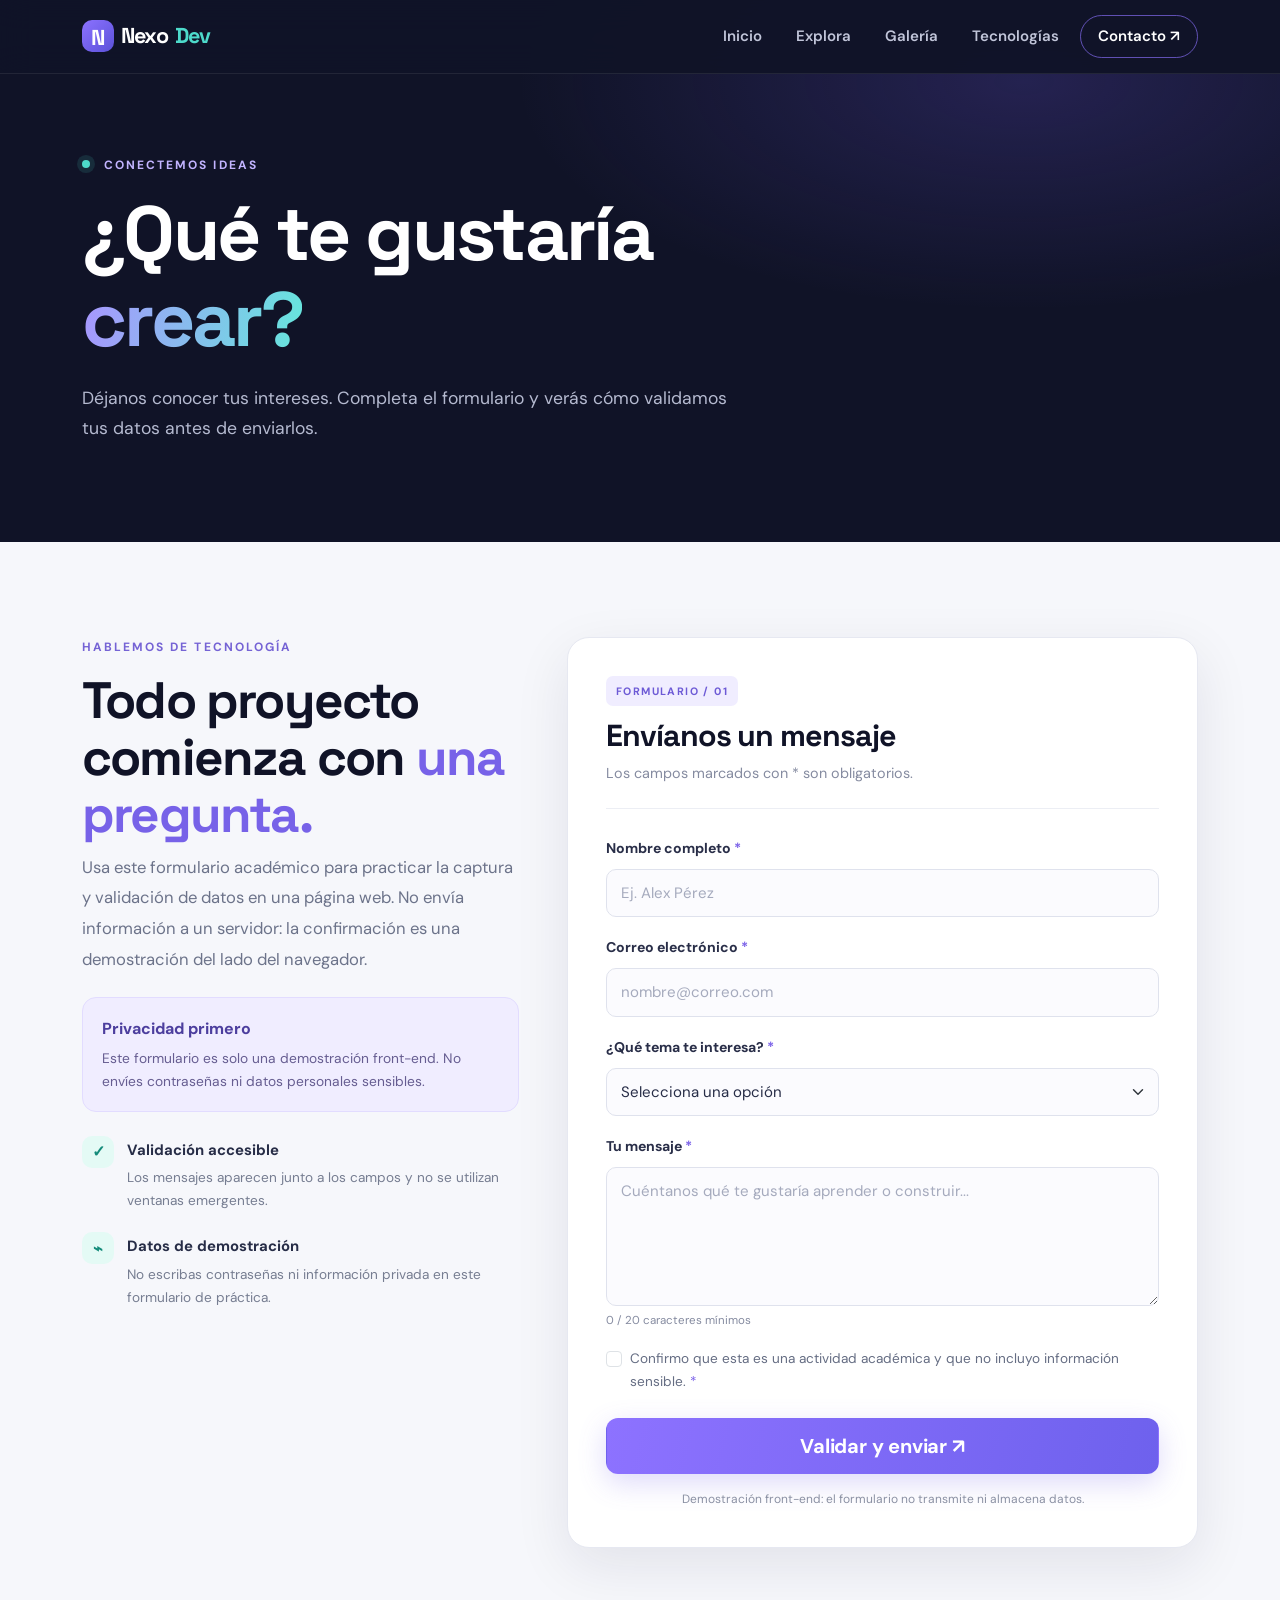
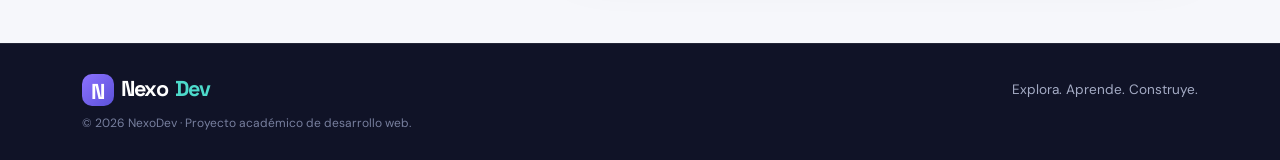
<file: contacto.html>
<!doctype html>
<html lang="es">
<head><meta charset="utf-8"><meta name="viewport" content="width=device-width, initial-scale=1"><meta name="description" content="Contacta a NexoDev para compartir preguntas e intereses sobre desarrollo de software y tecnología."><meta name="keywords" content="contacto, desarrollo de software, tecnología, programación"><meta name="author" content="Estudiante de Desarrollo de Software"><meta property="og:title" content="Contacto | NexoDev"><meta property="og:description" content="Cuéntanos qué tema de tecnología te interesa aprender."><title>Contacto | NexoDev</title><link rel="preconnect" href="https://fonts.googleapis.com"><link href="https://fonts.googleapis.com/css2?family=DM+Sans:wght@400;500;600;700&family=Space+Grotesk:wght@500;600;700&display=swap" rel="stylesheet"><link href="https://cdn.jsdelivr.net/npm/bootstrap@5.3.3/dist/css/bootstrap.min.css" rel="stylesheet"><link href="css/style.css" rel="stylesheet"></head>
<body><header><nav class="navbar navbar-expand-lg navbar-dark fixed-top site-nav" aria-label="Navegación principal"><div class="container"><a class="navbar-brand brand" href="index.html"><span class="brand-mark">N</span> Nexo<span>Dev</span></a><button class="navbar-toggler" type="button" data-bs-toggle="collapse" data-bs-target="#mainNav" aria-controls="mainNav" aria-expanded="false" aria-label="Abrir menú de navegación"><span class="navbar-toggler-icon"></span></button><div class="collapse navbar-collapse" id="mainNav"><ul class="navbar-nav ms-auto align-items-lg-center gap-lg-2"><li class="nav-item"><a class="nav-link" href="index.html">Inicio</a></li><li class="nav-item"><a class="nav-link" href="informacion.html">Explora</a></li><li class="nav-item"><a class="nav-link" href="galeria.html">Galería</a></li><li class="nav-item"><a class="nav-link" href="tabla.html">Tecnologías</a></li><li class="nav-item"><a class="nav-link nav-contact active" aria-current="page" href="contacto.html">Contacto ↗</a></li></ul></div></div></nav></header>
<main><section class="page-hero"><div class="container"><p class="eyebrow"><span class="pulse-dot"></span> CONECTEMOS IDEAS</p><h1>¿Qué te gustaría<br><span class="gradient-text">crear?</span></h1><p class="hero-copy">Déjanos conocer tus intereses. Completa el formulario y verás cómo validamos tus datos antes de enviarlos.</p></div></section>
<section class="section-pad section-light"><div class="container"><div class="row g-5 align-items-start"><div class="col-lg-5"><article><p class="eyebrow eyebrow-light">HABLEMOS DE TECNOLOGÍA</p><h2>Todo proyecto comienza con <span class="text-accent">una pregunta.</span></h2><p class="feature-copy">Usa este formulario académico para practicar la captura y validación de datos en una página web. No envía información a un servidor: la confirmación es una demostración del lado del navegador.</p></article><aside class="contact-aside"><strong>Privacidad primero</strong><p>Este formulario es solo una demostración front-end. No envíes contraseñas ni datos personales sensibles.</p></aside><div class="contact-note mt-4"><span class="note-icon">✓</span><div><strong>Validación accesible</strong><p>Los mensajes aparecen junto a los campos y no se utilizan ventanas emergentes.</p></div></div><div class="contact-note"><span class="note-icon">⌁</span><div><strong>Datos de demostración</strong><p>No escribas contraseñas ni información privada en este formulario de práctica.</p></div></div></div><div class="col-lg-7"><div class="form-panel"><div class="form-panel-heading"><span class="form-tag">FORMULARIO / 01</span><h2>Envíanos un mensaje</h2><p>Los campos marcados con * son obligatorios.</p></div><form id="contactForm" novalidate>
<div class="mb-3"><label for="nombre" class="form-label">Nombre completo <span aria-hidden="true">*</span></label><input class="form-control" id="nombre" name="nombre" type="text" minlength="3" autocomplete="name" aria-describedby="nombreError" required placeholder="Ej. Alex Pérez"><div class="field-feedback" id="nombreError"></div></div>
<div class="mb-3"><label for="email" class="form-label">Correo electrónico <span aria-hidden="true">*</span></label><input class="form-control" id="email" name="email" type="email" autocomplete="email" aria-describedby="emailError" required placeholder="nombre@correo.com"><div class="field-feedback" id="emailError"></div></div>
<div class="mb-3"><label for="interes" class="form-label">¿Qué tema te interesa? <span aria-hidden="true">*</span></label><select class="form-select" id="interes" name="interes" aria-describedby="interesError" required><option value="">Selecciona una opción</option><option value="web">Desarrollo web</option><option value="programacion">Programación</option><option value="datos">Bases de datos</option><option value="seguridad">Ciberseguridad</option><option value="otro">Otro tema tecnológico</option></select><div class="field-feedback" id="interesError"></div></div>
<div class="mb-3"><label for="mensaje" class="form-label">Tu mensaje <span aria-hidden="true">*</span></label><textarea class="form-control" id="mensaje" name="mensaje" rows="5" minlength="20" aria-describedby="mensajeError mensajeCount" required placeholder="Cuéntanos qué te gustaría aprender o construir..."></textarea><div class="d-flex justify-content-between gap-2"><div class="field-feedback" id="mensajeError"></div><small id="mensajeCount" class="character-count">0 / 20 caracteres mínimos</small></div></div>
<div class="form-check mb-2"><input class="form-check-input" id="acepto" name="acepto" type="checkbox" aria-describedby="aceptoError" required><label class="form-check-label" for="acepto">Confirmo que esta es una actividad académica y que no incluyo información sensible. <span aria-hidden="true">*</span></label></div><div class="field-feedback mb-3" id="aceptoError"></div>
<div id="formStatus" class="form-status" role="status" aria-live="polite" tabindex="-1"></div><button class="btn btn-accent btn-lg w-100 mt-3" type="submit">Validar y enviar <span aria-hidden="true">↗</span></button><p class="form-disclaimer">Demostración front-end: el formulario no transmite ni almacena datos.</p>
</form></div></div></div></div></section></main>
<footer class="site-footer"><div class="container footer-inner"><a class="navbar-brand brand" href="index.html"><span class="brand-mark">N</span> Nexo<span>Dev</span></a><p>Explora. Aprende. Construye.</p><small>© <span data-year></span> NexoDev · Proyecto académico de desarrollo web.</small></div></footer><script src="https://cdn.jsdelivr.net/npm/bootstrap@5.3.3/dist/js/bootstrap.bundle.min.js"></script><script src="js/script.js"></script></body></html>
</file>
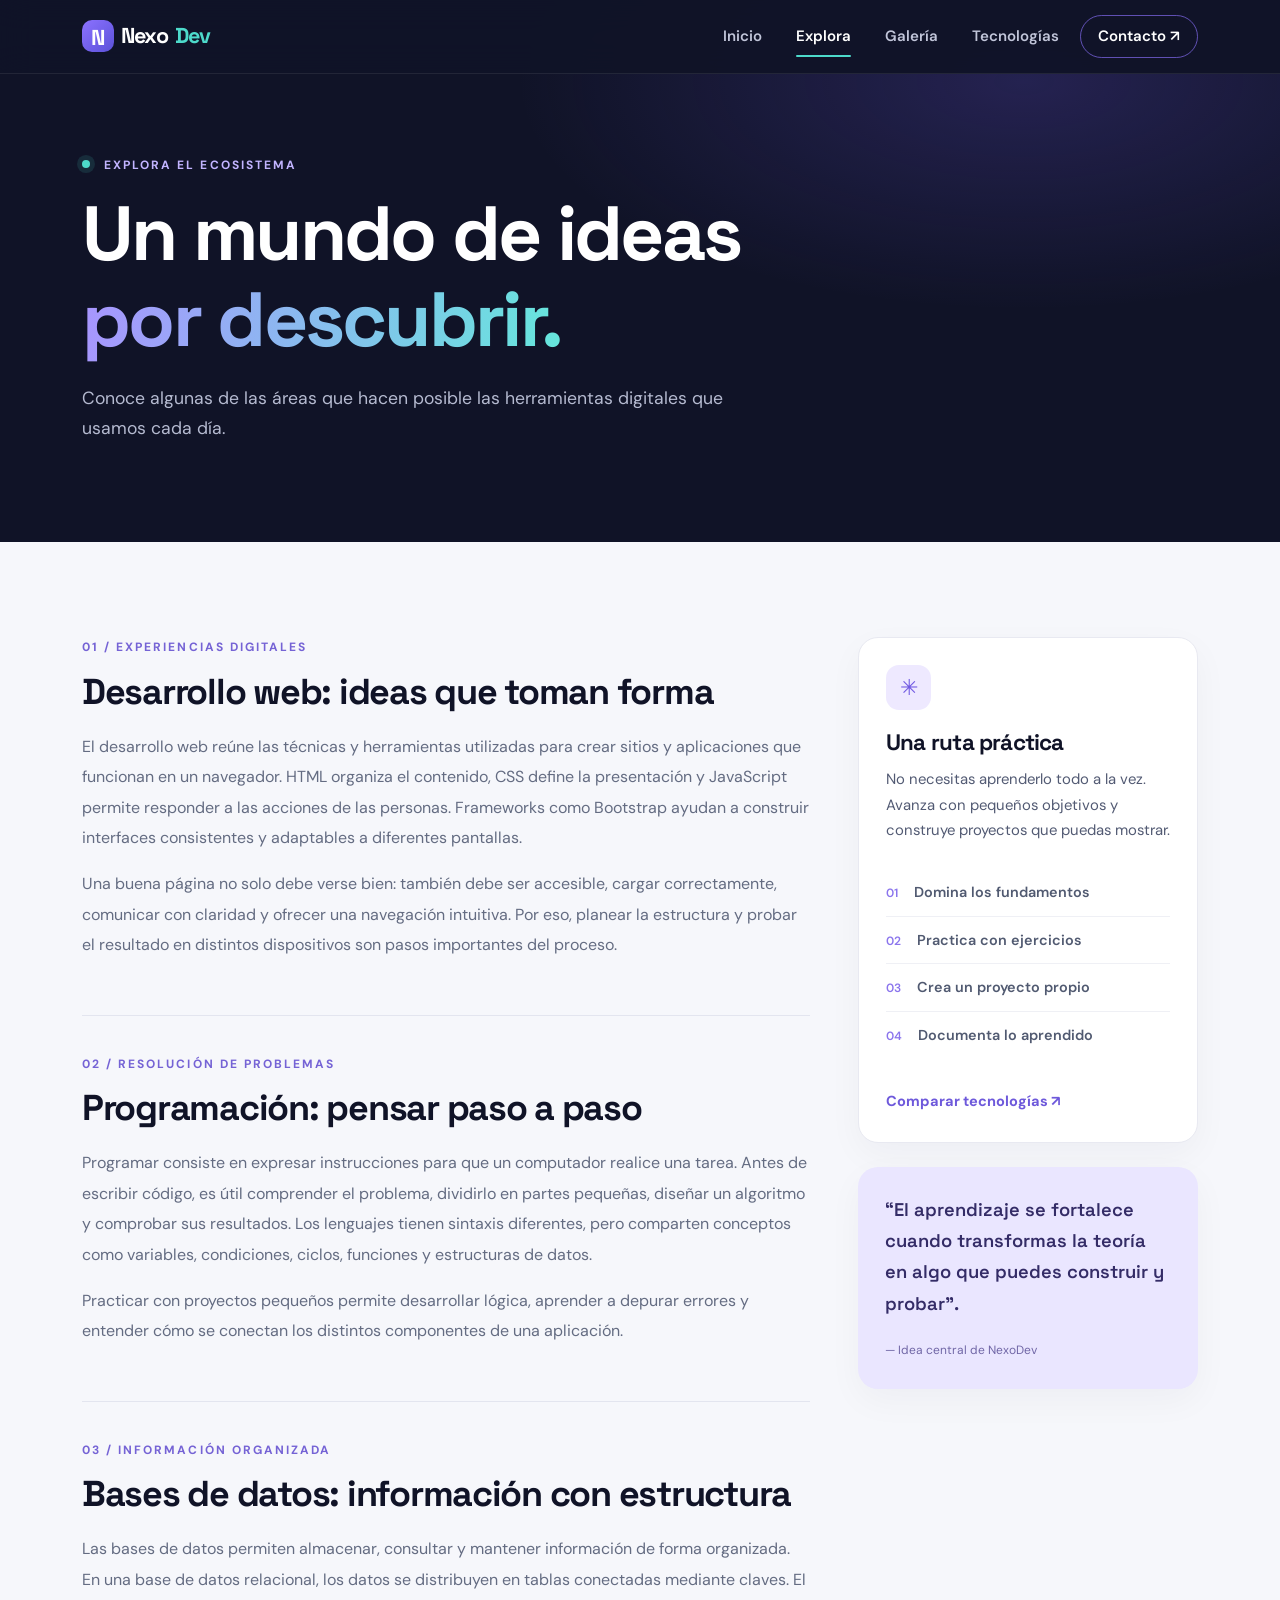
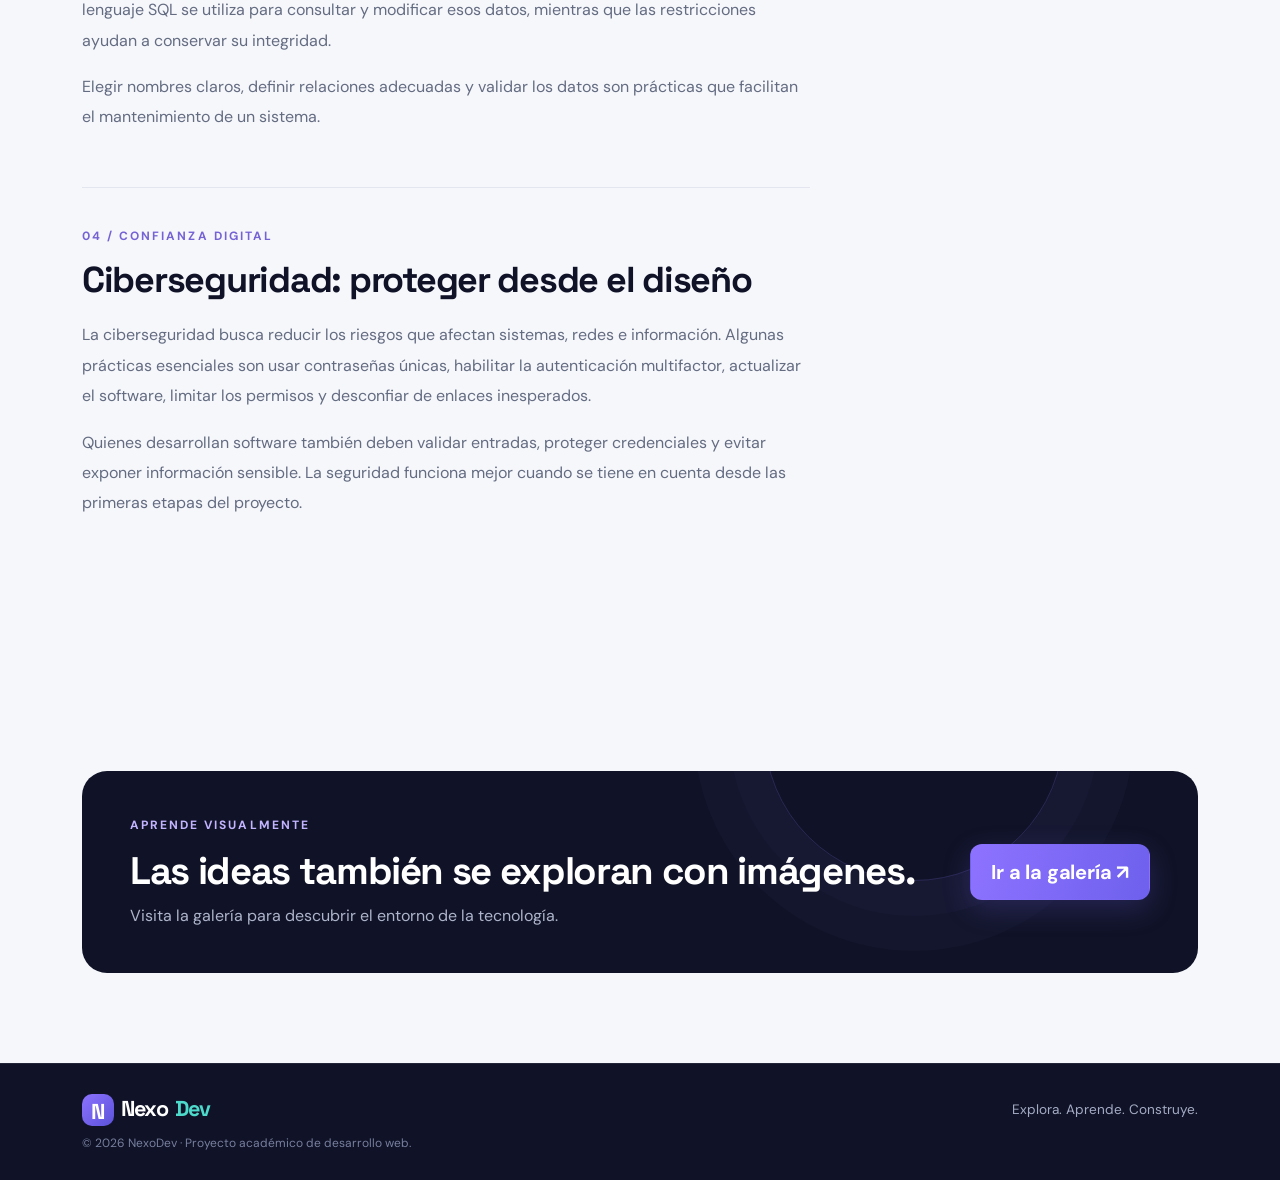
<file: informacion.html>
<!doctype html>
<html lang="es">
<head>
  <meta charset="utf-8"><meta name="viewport" content="width=device-width, initial-scale=1">
  <meta name="description" content="Explora las áreas del desarrollo de software: web, programación, bases de datos y ciberseguridad."><meta name="keywords" content="desarrollo web, programación, bases de datos, ciberseguridad, tecnología"><meta name="author" content="Estudiante de Desarrollo de Software"><meta property="og:title" content="Explora la tecnología | NexoDev"><meta property="og:description" content="Conceptos y rutas para aprender sobre el mundo del software.">
  <title>Explora la tecnología | NexoDev</title><link rel="preconnect" href="https://fonts.googleapis.com"><link href="https://fonts.googleapis.com/css2?family=DM+Sans:wght@400;500;600;700&family=Space+Grotesk:wght@500;600;700&display=swap" rel="stylesheet"><link href="https://cdn.jsdelivr.net/npm/bootstrap@5.3.3/dist/css/bootstrap.min.css" rel="stylesheet"><link href="css/style.css" rel="stylesheet">
</head><body>
<header><nav class="navbar navbar-expand-lg navbar-dark fixed-top site-nav" aria-label="Navegación principal"><div class="container"><a class="navbar-brand brand" href="index.html"><span class="brand-mark">N</span> Nexo<span>Dev</span></a><button class="navbar-toggler" type="button" data-bs-toggle="collapse" data-bs-target="#mainNav" aria-controls="mainNav" aria-expanded="false" aria-label="Abrir menú de navegación"><span class="navbar-toggler-icon"></span></button><div class="collapse navbar-collapse" id="mainNav"><ul class="navbar-nav ms-auto align-items-lg-center gap-lg-2"><li class="nav-item"><a class="nav-link" href="index.html">Inicio</a></li><li class="nav-item"><a class="nav-link active" aria-current="page" href="informacion.html">Explora</a></li><li class="nav-item"><a class="nav-link" href="galeria.html">Galería</a></li><li class="nav-item"><a class="nav-link" href="tabla.html">Tecnologías</a></li><li class="nav-item"><a class="nav-link nav-contact" href="contacto.html">Contacto ↗</a></li></ul></div></div></nav></header>
<main><section class="page-hero"><div class="container"><p class="eyebrow"><span class="pulse-dot"></span> EXPLORA EL ECOSISTEMA</p><h1>Un mundo de ideas<br><span class="gradient-text">por descubrir.</span></h1><p class="hero-copy">Conoce algunas de las áreas que hacen posible las herramientas digitales que usamos cada día.</p></div></section>
<section class="section-pad section-light"><div class="container"><div class="row g-5"><div class="col-lg-8"><section id="web" class="info-block"><p class="eyebrow eyebrow-light">01 / EXPERIENCIAS DIGITALES</p><article><h2>Desarrollo web: ideas que toman forma</h2><p>El desarrollo web reúne las técnicas y herramientas utilizadas para crear sitios y aplicaciones que funcionan en un navegador. HTML organiza el contenido, CSS define la presentación y JavaScript permite responder a las acciones de las personas. Frameworks como Bootstrap ayudan a construir interfaces consistentes y adaptables a diferentes pantallas.</p><p>Una buena página no solo debe verse bien: también debe ser accesible, cargar correctamente, comunicar con claridad y ofrecer una navegación intuitiva. Por eso, planear la estructura y probar el resultado en distintos dispositivos son pasos importantes del proceso.</p></article></section><section id="programacion" class="info-block"><p class="eyebrow eyebrow-light">02 / RESOLUCIÓN DE PROBLEMAS</p><article><h2>Programación: pensar paso a paso</h2><p>Programar consiste en expresar instrucciones para que un computador realice una tarea. Antes de escribir código, es útil comprender el problema, dividirlo en partes pequeñas, diseñar un algoritmo y comprobar sus resultados. Los lenguajes tienen sintaxis diferentes, pero comparten conceptos como variables, condiciones, ciclos, funciones y estructuras de datos.</p><p>Practicar con proyectos pequeños permite desarrollar lógica, aprender a depurar errores y entender cómo se conectan los distintos componentes de una aplicación.</p></article></section><section id="datos" class="info-block"><p class="eyebrow eyebrow-light">03 / INFORMACIÓN ORGANIZADA</p><article><h2>Bases de datos: información con estructura</h2><p>Las bases de datos permiten almacenar, consultar y mantener información de forma organizada. En una base de datos relacional, los datos se distribuyen en tablas conectadas mediante claves. El lenguaje SQL se utiliza para consultar y modificar esos datos, mientras que las restricciones ayudan a conservar su integridad.</p><p>Elegir nombres claros, definir relaciones adecuadas y validar los datos son prácticas que facilitan el mantenimiento de un sistema.</p></article></section><section id="seguridad" class="info-block"><p class="eyebrow eyebrow-light">04 / CONFIANZA DIGITAL</p><article><h2>Ciberseguridad: proteger desde el diseño</h2><p>La ciberseguridad busca reducir los riesgos que afectan sistemas, redes e información. Algunas prácticas esenciales son usar contraseñas únicas, habilitar la autenticación multifactor, actualizar el software, limitar los permisos y desconfiar de enlaces inesperados.</p><p>Quienes desarrollan software también deben validar entradas, proteger credenciales y evitar exponer información sensible. La seguridad funciona mejor cuando se tiene en cuenta desde las primeras etapas del proyecto.</p></article></section></div><div class="col-lg-4"><aside class="aside-panel"><span class="aside-symbol">✳</span><h3>Una ruta práctica</h3><p>No necesitas aprenderlo todo a la vez. Avanza con pequeños objetivos y construye proyectos que puedas mostrar.</p><ol class="route-list"><li><span>01</span> Domina los fundamentos</li><li><span>02</span> Practica con ejercicios</li><li><span>03</span> Crea un proyecto propio</li><li><span>04</span> Documenta lo aprendido</li></ol><a href="tabla.html" class="text-link">Comparar tecnologías ↗</a></aside><aside class="quote-panel mt-4"><p>“El aprendizaje se fortalece cuando transformas la teoría en algo que puedes construir y probar”.</p><span>— Idea central de NexoDev</span></aside></div></div></div></section>
<section class="section-pad section-cta"><div class="container"><div class="cta-panel"><div><p class="eyebrow">APRENDE VISUALMENTE</p><h2>Las ideas también se exploran con imágenes.</h2><p>Visita la galería para descubrir el entorno de la tecnología.</p></div><a class="btn btn-accent btn-lg" href="galeria.html">Ir a la galería ↗</a></div></div></section></main>
<footer class="site-footer"><div class="container footer-inner"><a class="navbar-brand brand" href="index.html"><span class="brand-mark">N</span> Nexo<span>Dev</span></a><p>Explora. Aprende. Construye.</p><small>© <span data-year></span> NexoDev · Proyecto académico de desarrollo web.</small></div></footer><script src="https://cdn.jsdelivr.net/npm/bootstrap@5.3.3/dist/js/bootstrap.bundle.min.js"></script><script src="js/script.js"></script></body></html>
</file>
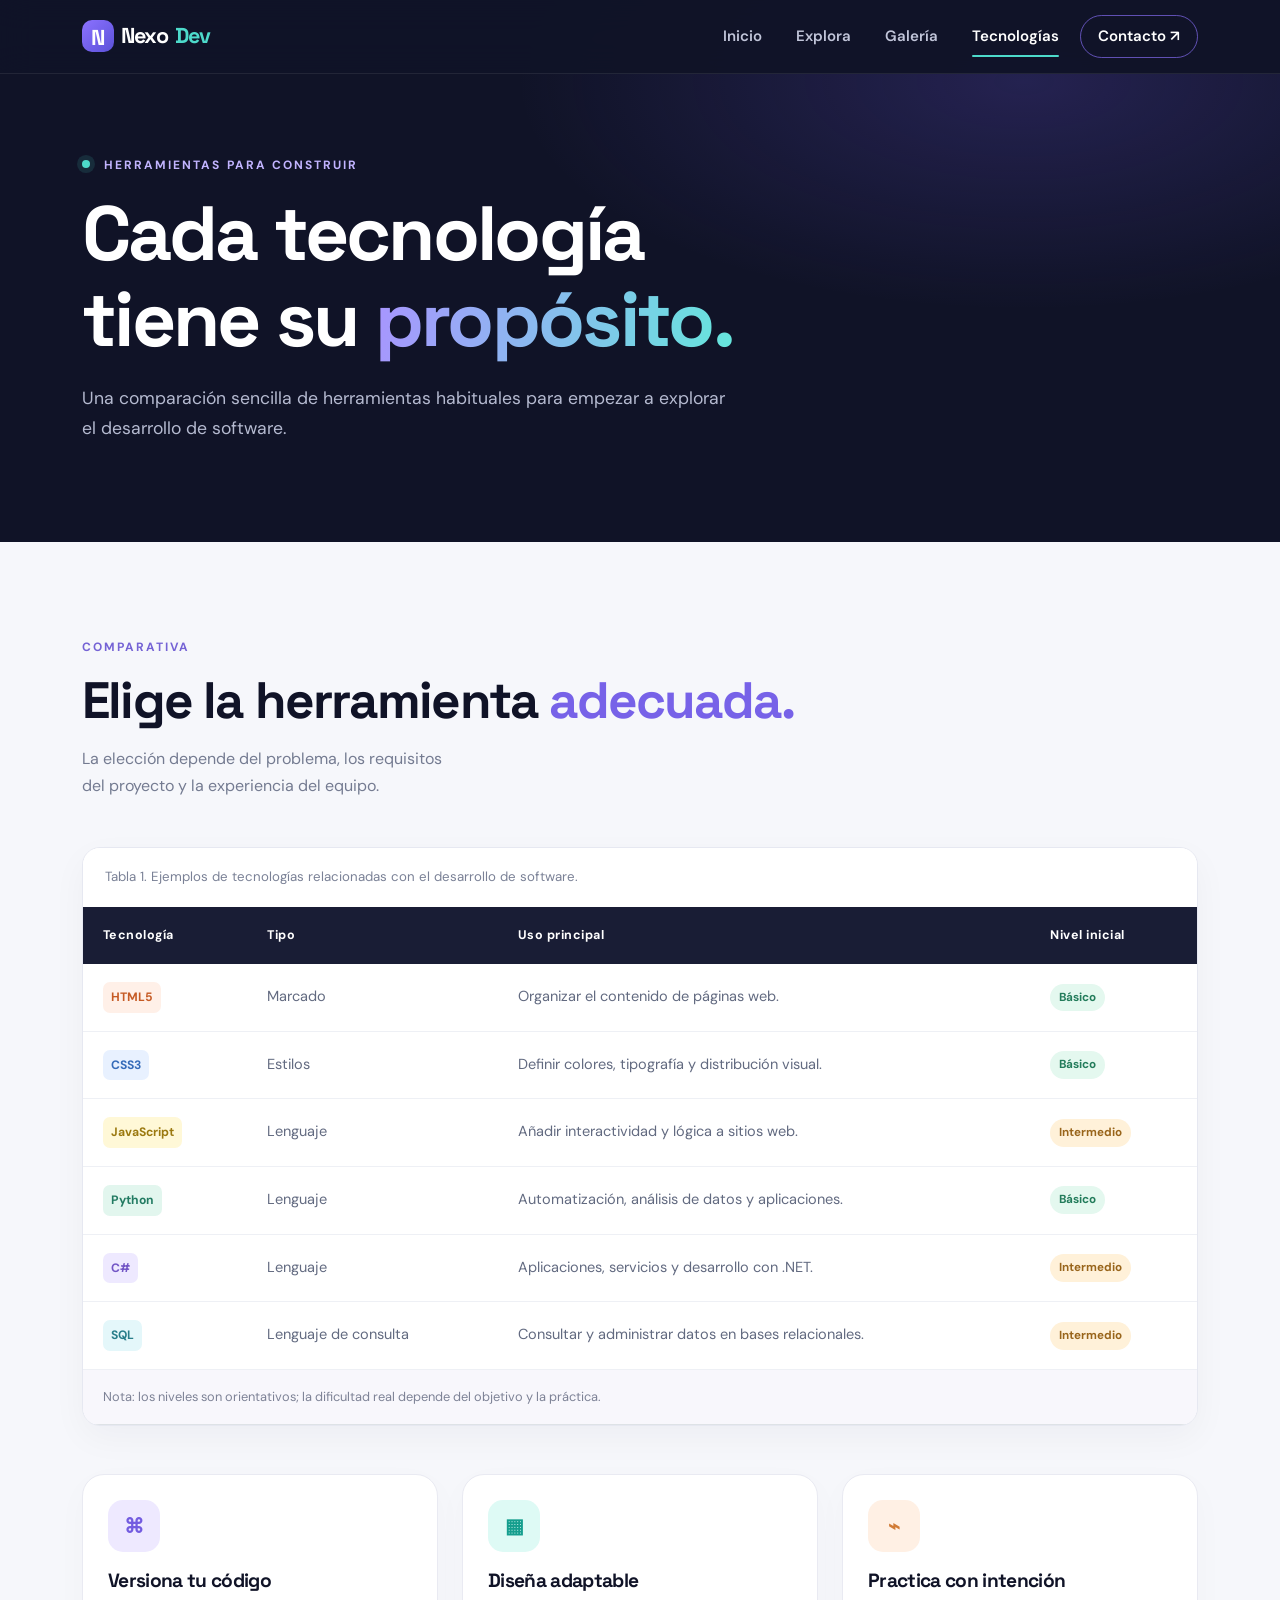
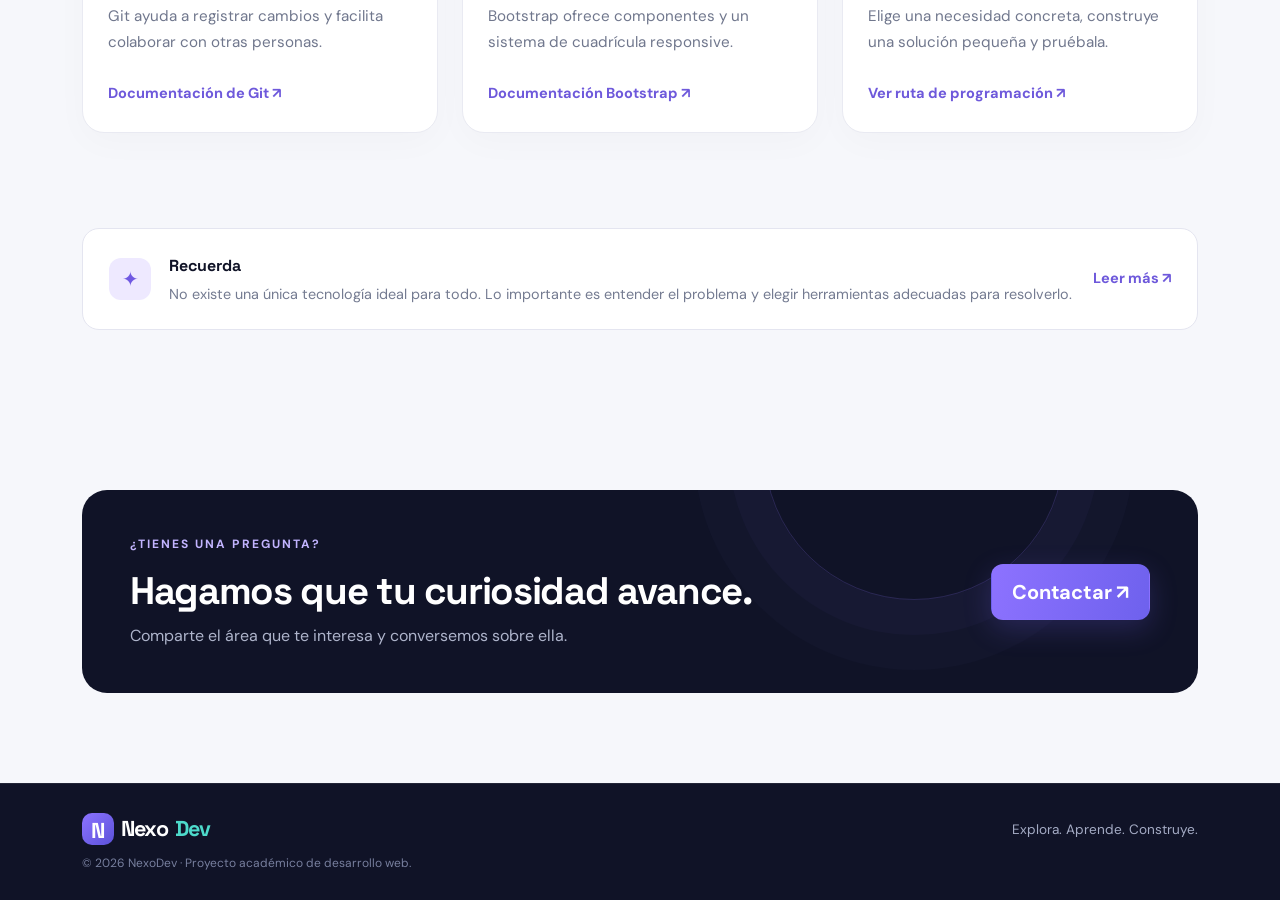
<file: tabla.html>
<!doctype html>
<html lang="es">
<head><meta charset="utf-8"><meta name="viewport" content="width=device-width, initial-scale=1"><meta name="description" content="Tabla comparativa de tecnologías y herramientas utilizadas en el desarrollo de software."><meta name="keywords" content="tecnologías, lenguajes de programación, HTML, CSS, JavaScript, Python, C#"><meta name="author" content="Estudiante de Desarrollo de Software"><meta property="og:title" content="Tecnologías de software | NexoDev"><meta property="og:description" content="Compara tecnologías comunes y conoce sus usos principales."><title>Tecnologías | NexoDev</title><link rel="preconnect" href="https://fonts.googleapis.com"><link href="https://fonts.googleapis.com/css2?family=DM+Sans:wght@400;500;600;700&family=Space+Grotesk:wght@500;600;700&display=swap" rel="stylesheet"><link href="https://cdn.jsdelivr.net/npm/bootstrap@5.3.3/dist/css/bootstrap.min.css" rel="stylesheet"><link href="css/style.css" rel="stylesheet"></head>
<body><header><nav class="navbar navbar-expand-lg navbar-dark fixed-top site-nav" aria-label="Navegación principal"><div class="container"><a class="navbar-brand brand" href="index.html"><span class="brand-mark">N</span> Nexo<span>Dev</span></a><button class="navbar-toggler" type="button" data-bs-toggle="collapse" data-bs-target="#mainNav" aria-controls="mainNav" aria-expanded="false" aria-label="Abrir menú de navegación"><span class="navbar-toggler-icon"></span></button><div class="collapse navbar-collapse" id="mainNav"><ul class="navbar-nav ms-auto align-items-lg-center gap-lg-2"><li class="nav-item"><a class="nav-link" href="index.html">Inicio</a></li><li class="nav-item"><a class="nav-link" href="informacion.html">Explora</a></li><li class="nav-item"><a class="nav-link" href="galeria.html">Galería</a></li><li class="nav-item"><a class="nav-link active" aria-current="page" href="tabla.html">Tecnologías</a></li><li class="nav-item"><a class="nav-link nav-contact" href="contacto.html">Contacto ↗</a></li></ul></div></div></nav></header>
<main><section class="page-hero"><div class="container"><p class="eyebrow"><span class="pulse-dot"></span> HERRAMIENTAS PARA CONSTRUIR</p><h1>Cada tecnología<br>tiene su <span class="gradient-text">propósito.</span></h1><p class="hero-copy">Una comparación sencilla de herramientas habituales para empezar a explorar el desarrollo de software.</p></div></section>
<section class="section-pad section-light"><div class="container"><div class="section-heading"><p class="eyebrow eyebrow-light">COMPARATIVA</p><h2>Elige la herramienta <span class="text-accent">adecuada.</span></h2><p class="section-intro mt-3">La elección depende del problema, los requisitos del proyecto y la experiencia del equipo.</p></div><div class="table-responsive tech-table-wrap mt-5"><table class="table tech-table align-middle"><caption class="caption-top">Tabla 1. Ejemplos de tecnologías relacionadas con el desarrollo de software.</caption><thead><tr><th scope="col">Tecnología</th><th scope="col">Tipo</th><th scope="col">Uso principal</th><th scope="col">Nivel inicial</th></tr></thead><tbody><tr><th scope="row"><span class="tech-badge badge-html">HTML5</span></th><td>Marcado</td><td>Organizar el contenido de páginas web.</td><td><span class="level level-easy">Básico</span></td></tr><tr><th scope="row"><span class="tech-badge badge-css">CSS3</span></th><td>Estilos</td><td>Definir colores, tipografía y distribución visual.</td><td><span class="level level-easy">Básico</span></td></tr><tr><th scope="row"><span class="tech-badge badge-js">JavaScript</span></th><td>Lenguaje</td><td>Añadir interactividad y lógica a sitios web.</td><td><span class="level level-mid">Intermedio</span></td></tr><tr><th scope="row"><span class="tech-badge badge-py">Python</span></th><td>Lenguaje</td><td>Automatización, análisis de datos y aplicaciones.</td><td><span class="level level-easy">Básico</span></td></tr><tr><th scope="row"><span class="tech-badge badge-cs">C#</span></th><td>Lenguaje</td><td>Aplicaciones, servicios y desarrollo con .NET.</td><td><span class="level level-mid">Intermedio</span></td></tr><tr><th scope="row"><span class="tech-badge badge-sql">SQL</span></th><td>Lenguaje de consulta</td><td>Consultar y administrar datos en bases relacionales.</td><td><span class="level level-mid">Intermedio</span></td></tr></tbody><tfoot><tr><td colspan="4">Nota: los niveles son orientativos; la dificultad real depende del objetivo y la práctica.</td></tr></tfoot></table></div>
<div class="row g-4 mt-4"><div class="col-md-6 col-lg-4"><article class="topic-card mini-card card h-100"><div class="topic-icon icon-violet">⌘</div><h3>Versiona tu código</h3><p>Git ayuda a registrar cambios y facilita colaborar con otras personas.</p><a class="text-link" href="https://git-scm.com/doc" target="_blank" rel="noopener noreferrer">Documentación de Git ↗</a></article></div><div class="col-md-6 col-lg-4"><article class="topic-card mini-card card h-100"><div class="topic-icon icon-cyan">▦</div><h3>Diseña adaptable</h3><p>Bootstrap ofrece componentes y un sistema de cuadrícula responsive.</p><a class="text-link" href="https://getbootstrap.com/docs/5.3/getting-started/introduction/" target="_blank" rel="noopener noreferrer">Documentación Bootstrap ↗</a></article></div><div class="col-md-6 col-lg-4"><article class="topic-card mini-card card h-100"><div class="topic-icon icon-orange">⌁</div><h3>Practica con intención</h3><p>Elige una necesidad concreta, construye una solución pequeña y pruébala.</p><a class="text-link" href="informacion.html#programacion">Ver ruta de programación ↗</a></article></div></div></div></section>
<section class="section-pad section-light pt-0"><div class="container"><aside class="tip-strip"><span class="tip-icon" aria-hidden="true">✦</span><div><strong>Recuerda</strong><p>No existe una única tecnología ideal para todo. Lo importante es entender el problema y elegir herramientas adecuadas para resolverlo.</p></div><a href="informacion.html" class="text-link">Leer más ↗</a></aside></div></section>
<section class="section-pad section-cta"><div class="container"><div class="cta-panel"><div><p class="eyebrow">¿TIENES UNA PREGUNTA?</p><h2>Hagamos que tu curiosidad avance.</h2><p>Comparte el área que te interesa y conversemos sobre ella.</p></div><a class="btn btn-accent btn-lg" href="contacto.html">Contactar ↗</a></div></div></section></main>
<footer class="site-footer"><div class="container footer-inner"><a class="navbar-brand brand" href="index.html"><span class="brand-mark">N</span> Nexo<span>Dev</span></a><p>Explora. Aprende. Construye.</p><small>© <span data-year></span> NexoDev · Proyecto académico de desarrollo web.</small></div></footer><script src="https://cdn.jsdelivr.net/npm/bootstrap@5.3.3/dist/js/bootstrap.bundle.min.js"></script><script src="js/script.js"></script></body></html>
</file>
<file: css/style.css>
:root {
    --ink: #101327;
    --ink-2: #191d35;
    --paper: #f6f7fb;
    --white: #fff;
    --muted: #a8adc5;
    --body: #525a73;
    --accent: #8c72ff;
    --accent-2: #4ddacb;
    --line: #e5e7f0;
    --font-body: 'DM Sans', sans-serif;
    --font-display: 'Space Grotesk', sans-serif;
    --radius: 22px;
    --shadow: 0 18px 55px rgba(23, 26, 55, .09);
}
* {
    box-sizing: border-box;
}
html {
    scroll-behavior: smooth;
    scroll-padding-top: 90px;
}
body {
    margin: 0;
    font-family: var(--font-body);
    color: var(--body);
    background: var(--paper);
    line-height: 1.7;
}
h1,
h2,
h3,
h4,
.brand {
    font-family: var(--font-display);
    letter-spacing: -.035em;
}
h1,
h2,
h3 {
    color: var(--ink);
    font-weight: 700;
    line-height: 1.12;
}
h1 {
    font-size: clamp(2.8rem, 6vw, 5.3rem);
}
h2 {
    font-size: clamp(2rem, 4vw, 3.35rem);
}
h3 {
    font-size: 1.4rem;
}
p {
    margin-bottom: 1rem;
}
a {
    transition: color .2s ease, background .2s ease, transform .2s ease;
}
.site-nav {
    background: rgba(16, 19, 39, .95);
    backdrop-filter: blur(16px);
    padding: 13px 0;
    border-bottom: 1px solid rgba(255, 255, 255, .08);
}
.brand {
    font-size: 1.35rem;
    font-weight: 700;
    color: #fff !important;
    display: inline-flex;
    align-items: center;
    gap: 7px;
}
.brand > span:last-child {
    color: var(--accent-2);
}
.brand-mark {
    display: inline-grid;
    place-items: center;
    width: 32px;
    height: 32px;
    border-radius: 10px;
    background: linear-gradient(135deg, var(--accent), #5b52d9);
    font-family: var(--font-display);
    font-weight: 700;
    color: #fff;
}
.navbar-nav .nav-link {
    color: #c1c5d9;
    padding: 9px 13px !important;
    font-size: .94rem;
    font-weight: 600;
}
.navbar-nav .nav-link:hover,
.navbar-nav .nav-link.active {
    color: #fff;
}
.navbar-nav .nav-link.active:not(.nav-contact) {
    position: relative;
}
.navbar-nav .nav-link.active:not(.nav-contact)::after {
    content: '';
    position: absolute;
    bottom: 1px;
    left: 13px;
    right: 13px;
    height: 2px;
    background: var(--accent-2);
    border-radius: 2px;
}
.navbar-nav .nav-contact {
    border: 1px solid rgba(141, 114, 255, .65);
    border-radius: 50px;
    padding: 8px 17px !important;
    color: #fff;
}
.navbar-nav .nav-contact:hover {
    background: var(--accent);
    border-color: var(--accent);
}
.hero-section {
    position: relative;
    overflow: hidden;
    background: radial-gradient(
        ellipse at 82% 36%,
        rgba(104, 83, 218, .2),
        transparent 35%
    ), var(--ink);
    padding: 160px 0 100px;
    color: #fff;
    min-height: 680px;
}
.hero-content {
    position: relative;
    z-index: 1;
}
.hero-section h1,
.page-hero h1 {
    color: #fff;
    margin: 15px 0 22px;
}
.gradient-text {
    background: linear-gradient(100deg, #a994ff 0%, #65e7dc 100%);
    -webkit-background-clip: text;
    background-clip: text;
    color: transparent;
}
.eyebrow {
    font-size: .75rem;
    font-weight: 700;
    letter-spacing: .17em;
    color: #c2b4ff;
    margin-bottom: 14px;
}
.eyebrow-light {
    color: #7563d5;
}
.pulse-dot {
    display: inline-block;
    width: 8px;
    height: 8px;
    background: var(--accent-2);
    border-radius: 50%;
    margin: 0 9px 1px 0;
    box-shadow: 0 0 0 5px rgba(77, 218, 203, .12);
}
.hero-copy {
    font-size: 1.1rem;
    color: #b5bad0;
    max-width: 590px;
}
.btn {
    font-weight: 700;
    border-radius: 12px;
    padding: 12px 20px;
    letter-spacing: -.01em;
}
.btn-accent {
    background: linear-gradient(105deg, #8d72ff, #6e61ed);
    border: 1px solid transparent;
    color: #fff;
    box-shadow: 0 9px 28px rgba(112, 93, 232, .23);
}
.btn-accent:hover {
    background: linear-gradient(105deg, #a18cff, #8275ff);
    color: #fff;
    transform: translateY(-2px);
}
.btn-soft {
    border-color: rgba(255, 255, 255, .23);
    color: #f2f3ff;
}
.btn-soft:hover {
    background: rgba(255, 255, 255, .08);
    border-color: #fff;
    color: #fff;
}
.hero-stats {
    max-width: 450px;
}
.hero-stats > div {
    display: flex;
    flex-direction: column;
    border-left: 1px solid rgba(255, 255, 255, .16);
    padding-left: 20px;
}
.hero-stats strong {
    font-family: var(--font-display);
    font-size: 1.5rem;
    color: var(--accent-2);
}
.hero-stats span {
    font-size: .83rem;
    color: #aeb4cb;
}
.hero-glow {
    position: absolute;
    border-radius: 50%;
    filter: blur(1px);
    pointer-events: none;
}
.glow-one {
    width: 450px;
    height: 450px;
    border: 1px solid rgba(137, 113, 255, .12);
    right: -140px;
    top: 100px;
    box-shadow:
        0 0 0 50px rgba(137, 113, 255, .025),
        0 0 0 100px rgba(137, 113, 255, .02);
}
.glow-two {
    width: 220px;
    height: 220px;
    border: 1px solid rgba(77, 218, 203, .12);
    right: 12%;
    bottom: -110px;
}
.hero-bottom-line {
    position: absolute;
    bottom: 0;
    left: 0;
    width: 100%;
    height: 1px;
    background: linear-gradient(
        90deg,
        transparent,
        rgba(132, 113, 255, .8),
        transparent
    );
}
.code-window {
    position: relative;
    background: #171a30;
    border: 1px solid #333650;
    border-radius: 17px;
    overflow: hidden;
    box-shadow: 0 30px 80px rgba(0, 0, 0, .3);
    transform: rotate(1deg);
}
.window-top,
.window-bottom {
    display: flex;
    align-items: center;
    justify-content: space-between;
    padding: 13px 17px;
    background: #1e223b;
    color: #9097b5;
    font-size: .7rem;
}
.window-top {
    border-bottom: 1px solid #303550;
}
.window-dots {
    display: flex;
    gap: 5px;
}
.window-dots i {
    display: block;
    width: 8px;
    height: 8px;
    border-radius: 50%;
    background: #fa797d;
}
.window-dots i:nth-child(2) {
    background: #f5c56b;
}
.window-dots i:nth-child(3) {
    background: #62d7b1;
}
.window-status {
    color: #62d7b1;
}
.code-body {
    padding: 25px 20px 28px;
    font-family: ui-monospace, SFMono-Regular, Consolas, monospace;
    font-size: clamp(.67rem, 1.1vw, .88rem);
    line-height: 1.6;
    color: #e0e2f5;
    min-height: 295px;
}
.code-body p {
    margin: 0;
    white-space: nowrap;
}
.code-muted {
    color: #626a8e;
    display: inline-block;
    width: 24px;
}
.code-purple {
    color: #c6a4ff;
}
.code-blue {
    color: #78c8ff;
}
.code-green {
    color: #80e4c3;
}
.code-orange {
    color: #ffb17a;
}
.code-yellow {
    color: #ffe18a;
}
.code-string {
    color: #a9e6a1;
}
.code-comment {
    color: #7781a5;
}
.code-space {
    height: 1.6em;
}
.code-cursor {
    height: 16px;
    width: 2px;
    background: var(--accent-2);
    margin-left: 25px;
    animation: blink 1.1s steps(2, start) infinite;
}
.window-bottom {
    border-top: 1px solid #303550;
    font-size: .65rem;
}
@keyframes blink {
    to {
        visibility: hidden;
    }
}
.section-pad {
    padding: 95px 0;
}
.section-light {
    background: var(--paper);
}
.section-heading {
    max-width: 800px;
}
.section-heading h2 {
    margin: 0;
}
.section-intro {
    max-width: 380px;
    color: #747b91;
    margin: 0;
}
.text-accent {
    color: #7762e8;
}
.topic-card {
    position: relative;
    background: #fff;
    border: 1px solid #e9eaf2;
    border-radius: var(--radius);
    padding: 30px;
    box-shadow: 0 10px 35px rgba(23, 26, 55, .025);
    transition: transform .25s ease, box-shadow .25s ease, border-color .25s ease;
}
.topic-card:hover {
    transform: translateY(-6px);
    box-shadow: var(--shadow);
    border-color: #d7d0ff;
}
.topic-icon {
    display: grid;
    place-items: center;
    width: 52px;
    height: 52px;
    border-radius: 15px;
    font-family: var(--font-display);
    font-weight: 700;
    font-size: 1.25rem;
    margin-bottom: 25px;
}
.icon-violet {
    background: #eee9ff;
    color: #735ce0;
}
.icon-cyan {
    background: #defaf5;
    color: #159e8e;
}
.icon-orange {
    background: #fff0e4;
    color: #d17b36;
}
.card-kicker {
    font-size: .69rem;
    letter-spacing: .13em;
    font-weight: 700;
    color: #9a9db0;
    margin-bottom: 10px;
}
.topic-card h3 {
    margin-bottom: 13px;
}
.topic-card p:not(.card-kicker) {
    font-size: .95rem;
    color: #70778d;
}
.text-link {
    display: inline-flex;
    gap: 10px;
    align-items: center;
    text-decoration: none;
    color: #6e59db;
    font-weight: 700;
    font-size: .91rem;
    margin-top: 10px;
}
.text-link span {
    transition: transform .2s;
}
.text-link:hover {
    color: #4231b7;
}
.text-link:hover span {
    transform: translate(3px, -3px);
}
.feature-section {
    background: #fff;
}
.image-frame {
    position: relative;
    border-radius: 24px;
    overflow: hidden;
    box-shadow: var(--shadow);
}
.image-frame img {
    width: 100%;
    height: 420px;
    object-fit: cover;
    display: block;
}
.image-label {
    position: absolute;
    bottom: 17px;
    left: 17px;
    right: 17px;
    background: rgba(16, 19, 39, .85);
    backdrop-filter: blur(10px);
    padding: 14px 16px;
    border-radius: 12px;
    color: #fff;
    font-size: .85rem;
    font-weight: 600;
}
.label-dot {
    display: inline-block;
    width: 8px;
    height: 8px;
    background: var(--accent-2);
    border-radius: 50%;
    margin-right: 8px;
}
.feature-copy {
    font-size: 1.04rem;
    color: #6c738a;
    line-height: 1.85;
}
.btn-dark-outline {
    border: 1px solid #d9dbe8;
    color: var(--ink);
    background: #fff;
}
.btn-dark-outline:hover {
    border-color: var(--accent);
    color: #6d59d7;
    background: #f8f6ff;
}
.section-cta {
    padding-top: 65px;
    padding-bottom: 90px;
    background: var(--paper);
}
.cta-panel {
    background: var(--ink);
    border-radius: 25px;
    padding: 44px 48px;
    display: flex;
    align-items: center;
    justify-content: space-between;
    gap: 25px;
    overflow: hidden;
    position: relative;
}
.cta-panel::after {
    content: '';
    position: absolute;
    width: 300px;
    height: 300px;
    border: 1px solid rgba(145, 121, 255, .2);
    border-radius: 50%;
    right: 12%;
    top: -190px;
    box-shadow:
        0 0 0 35px rgba(145, 121, 255, .035),
        0 0 0 70px rgba(145, 121, 255, .025);
}
.cta-panel > div,
.cta-panel > a {
    position: relative;
    z-index: 1;
}
.cta-panel h2 {
    font-size: clamp(1.8rem, 3vw, 2.5rem);
    color: #fff;
    margin-bottom: 10px;
}
.cta-panel p:not(.eyebrow) {
    color: #aeb4cb;
    margin: 0;
}
.site-footer {
    background: #101327;
    color: #a4abc4;
    padding: 27px 0;
    border-top: 1px solid rgba(255, 255, 255, .08);
}
.footer-inner {
    display: grid;
    grid-template-columns: 1fr 1fr;
    align-items: center;
    gap: 5px 20px;
}
.footer-inner p {
    text-align: right;
    margin: 0;
    font-size: .85rem;
}
.footer-inner small {
    grid-column: 1 / -1;
    color: #777f9e;
    font-size: .75rem;
}
.page-hero {
    background: radial-gradient(
        ellipse at 80% 15%,
        rgba(104, 83, 218, .23),
        transparent 35%
    ), var(--ink);
    padding: 155px 0 82px;
    color: #fff;
}
.page-hero h1 {
    font-size: clamp(2.8rem, 6vw, 4.8rem);
}
.page-hero .hero-copy {
    max-width: 650px;
}
.info-block {
    padding: 0 0 38px;
    margin-bottom: 38px;
    border-bottom: 1px solid #e3e5ef;
    scroll-margin-top: 100px;
}
.info-block:last-child {
    border-bottom: 0;
}
.info-block h2 {
    font-size: clamp(1.7rem, 3vw, 2.25rem);
    margin-bottom: 20px;
}
.info-block article p {
    font-size: 1rem;
    line-height: 1.9;
    color: #646c82;
}
.aside-panel,
.quote-panel {
    background: #fff;
    border: 1px solid #e8e9f1;
    border-radius: 20px;
    padding: 27px;
    box-shadow: 0 12px 35px rgba(23, 26, 55, .04);
}
.aside-symbol {
    display: grid;
    place-items: center;
    width: 45px;
    height: 45px;
    border-radius: 13px;
    background: #eee9ff;
    color: #7059e2;
    font-size: 1.4rem;
    margin-bottom: 20px;
}
.aside-panel h3 {
    margin-bottom: 12px;
}
.aside-panel > p {
    font-size: .93rem;
}
.route-list {
    list-style: none;
    padding: 10px 0;
    margin: 12px 0;
}
.route-list li {
    padding: 11px 0;
    border-bottom: 1px solid #eff0f5;
    color: #515a71;
    font-size: .9rem;
    font-weight: 600;
}
.route-list li:last-child {
    border-bottom: 0;
}
.route-list span {
    font-size: .75rem;
    color: #8b75ed;
    margin-right: 12px;
}
.quote-panel {
    background: #eae6ff;
    border: 0;
}
.quote-panel p {
    font-family: var(--font-display);
    font-size: 1.15rem;
    color: #342c67;
    font-weight: 600;
}
.quote-panel span {
    font-size: .75rem;
    color: #7066a6;
}
.gallery-grid {
    display: grid;
    grid-template-columns: repeat(3, 1fr);
    grid-auto-rows: 245px;
    gap: 18px;
}
.gallery-item {
    position: relative;
    overflow: hidden;
    border-radius: 18px;
    margin: 0;
    background: #20233c;
}
.gallery-item img {
    width: 100%;
    height: 100%;
    object-fit: cover;
    display: block;
    transition: transform .5s ease;
    opacity: .88;
}
.gallery-item:hover img {
    transform: scale(1.06);
    opacity: 1;
}
.gallery-item::after {
    content: '';
    position: absolute;
    inset: 35% 0 0;
    background: linear-gradient(transparent, rgba(10, 12, 29, .86));
    pointer-events: none;
}
.gallery-item figcaption {
    position: absolute;
    z-index: 1;
    bottom: 18px;
    left: 20px;
    right: 20px;
    color: #fff;
    display: flex;
    flex-direction: column;
    gap: 4px;
}
.gallery-item figcaption span {
    font-size: .65rem;
    letter-spacing: .13em;
    color: #bdb2ff;
    font-weight: 700;
}
.gallery-item figcaption strong {
    font-family: var(--font-display);
    font-size: 1.05rem;
}
.gallery-large {
    grid-column: span 2;
    grid-row: span 1;
}
.video-section {
    background: var(--ink);
    color: #fff;
}
.video-section h2 {
    color: #fff;
}
.video-section .hero-copy {
    font-size: 1rem;
}
.small-note {
    font-size: .8rem;
    color: #8f96b2;
}
.video-frame {
    aspect-ratio: 16 / 9;
    background: #20233c;
    border: 1px solid #393c59;
    border-radius: 18px;
    overflow: hidden;
    box-shadow: 0 20px 60px rgba(0, 0, 0, .2);
}
.video-frame iframe {
    width: 100%;
    height: 100%;
    border: 0;
}
.tech-table-wrap {
    border: 1px solid #e6e8f1;
    border-radius: 18px;
    background: #fff;
    overflow: hidden;
    box-shadow: 0 12px 35px rgba(23, 26, 55, .04);
}
.tech-table {
    margin: 0;
    --bs-table-bg: transparent;
    --bs-table-color: #626a80;
}
.tech-table caption {
    padding: 18px 22px;
    background: #fff;
    color: #7a8196;
    font-size: .83rem;
}
.tech-table thead th {
    background: #191d35;
    color: #fff;
    border: 0;
    padding: 18px 20px;
    font-size: .78rem;
    letter-spacing: .04em;
    white-space: nowrap;
}
.tech-table tbody th,
.tech-table tbody td {
    padding: 18px 20px;
    border-color: #eef0f5;
    font-size: .91rem;
}
.tech-table tbody tr:hover {
    --bs-table-bg: #faf9ff;
}
.tech-table tfoot td {
    padding: 16px 20px;
    background: #f8f7fc;
    color: #7d8296;
    font-size: .8rem;
}
.tech-badge {
    display: inline-block;
    border-radius: 7px;
    padding: 5px 8px;
    font-size: .76rem;
    font-weight: 700;
}
.badge-html {
    background: #fff0e8;
    color: #c65b25;
}
.badge-css {
    background: #e8f1ff;
    color: #356bb9;
}
.badge-js {
    background: #fff8d7;
    color: #9b7910;
}
.badge-py {
    background: #e2f6ee;
    color: #227b62;
}
.badge-cs {
    background: #eee9ff;
    color: #7356c6;
}
.badge-sql {
    background: #e4f7fa;
    color: #287e8a;
}
.level {
    display: inline-block;
    font-size: .73rem;
    padding: 4px 9px;
    border-radius: 50px;
    font-weight: 700;
    white-space: nowrap;
}
.level-easy {
    background: #e4f8ef;
    color: #237c5b;
}
.level-mid {
    background: #fff1d9;
    color: #99651b;
}
.mini-card {
    padding: 25px;
}
.mini-card .topic-icon {
    margin-bottom: 18px;
}
.mini-card h3 {
    font-size: 1.2rem;
}
.mini-card p {
    font-size: .9rem;
}
.form-panel {
    background: #fff;
    border: 1px solid #e6e8f1;
    border-radius: 22px;
    padding: clamp(22px, 4vw, 38px);
    box-shadow: var(--shadow);
}
.form-panel-heading {
    border-bottom: 1px solid #eceef4;
    padding-bottom: 22px;
    margin-bottom: 25px;
}
.form-tag {
    display: inline-block;
    font-size: .67rem;
    font-weight: 700;
    letter-spacing: .13em;
    color: #6d5ad6;
    background: #f0edff;
    padding: 6px 10px;
    border-radius: 7px;
    margin-bottom: 13px;
}
.form-panel-heading h2 {
    font-size: 1.9rem;
    margin-bottom: 8px;
}
.form-panel-heading p {
    margin: 0;
    font-size: .9rem;
    color: #858ba0;
}
.form-label {
    font-weight: 700;
    font-size: .88rem;
    color: #292e48;
}
.form-label span,
.form-check-label span {
    color: #7b62e8;
}
.form-control,
.form-select {
    border: 1px solid #dfe2ed;
    border-radius: 10px;
    padding: 12px 14px;
    color: #272d47;
    background-color: #fbfbfe;
    font-size: .94rem;
}
.form-control:focus,
.form-select:focus,
.form-check-input:focus {
    border-color: #9a88ff;
    box-shadow: 0 0 0 .22rem rgba(140, 114, 255, .15);
    background: #fff;
}
.form-control::placeholder {
    color: #a5aabd;
}
.form-check-input:checked {
    background-color: #7b65e8;
    border-color: #7b65e8;
}
.form-check-label {
    font-size: .85rem;
    color: #656d83;
}
.field-feedback {
    font-size: .79rem;
    min-height: 0;
    color: #b42335;
    margin-top: 5px;
}
.field-feedback:empty {
    display: none;
}
.is-invalid {
    border-color: #d92d45 !important;
}
.is-valid {
    border-color: #1b9c7b !important;
}
.character-count {
    font-size: .72rem;
    color: #858ba0;
    margin-top: 5px;
    white-space: nowrap;
}
.form-status {
    display: none;
    padding: 13px 15px;
    border-radius: 10px;
    font-size: .87rem;
    margin-top: 15px;
}

.form-status.success {
    display: block;
    background: #e3f8ef;
    color: #176b50;
    border: 1px solid #b9ead5;
}
.form-status.error {
    display: block;
    background: #fff0f1;
    color: #a12638;
    border: 1px solid #ffd1d6;
}
.form-disclaimer {
    font-size: .75rem;
    color: #8a90a3;
    text-align: center;
    margin: 15px 0 0;
}
.contact-note {
    display: flex;
    gap: 13px;
    align-items: flex-start;
    margin-top: 20px;
}
.note-icon {
    display: grid;
    place-items: center;
    flex: 0 0 32px;
    height: 32px;
    border-radius: 10px;
    background: #e4faf5;
    color: #148b7a;
    font-weight: 700;
}
.contact-note strong {
    color: #272d47;
    font-size: .93rem;
}
.contact-note p {
    font-size: .85rem;
    margin: 3px 0 0;
    color: #767d91;
}
.tip-strip {
    display: flex;
    align-items: center;
    gap: 18px;
    padding: 23px 26px;
    border: 1px solid #e4e5f0;
    background: #fff;
    border-radius: 17px;
}
.tip-icon {
    display: grid;
    place-items: center;
    flex: 0 0 42px;
    height: 42px;
    border-radius: 12px;
    background: #eee9ff;
    color: #7059e2;
    font-size: 1.25rem;
}
.tip-strip strong {
    color: var(--ink);
    font-family: var(--font-display);
}
.tip-strip p {
    margin: 3px 0 0;
    font-size: .9rem;
    color: #747b91;
}
.tip-strip .text-link {
    margin: 0 0 0 auto;
    white-space: nowrap;
}
.contact-aside {
    background: #f0edff;
    border: 1px solid #e2dcff;
    border-radius: 14px;
    padding: 17px 19px;
    margin-top: 22px;
}
.contact-aside strong {
    color: #4c3e9e;
}
.contact-aside p {
    font-size: .86rem;
    color: #665d91;
    margin: 5px 0 0;
}
.topic-card.card {
    --bs-card-border-color: transparent;
    --bs-card-bg: #fff;
    color: inherit;
}

@media (max-width: 991.98px) {
    .hero-section {
        padding-top: 140px;
    }
    .hero-section .col-lg-5 {
        max-width: 560px;
    }
    .code-window {
        margin: 0 auto;
        max-width: 530px;
    }
    .section-pad {
        padding: 75px 0;
    }
    .cta-panel {
        padding: 35px;
    }
    .navbar-collapse {
        padding: 15px 0 7px;
    }
    .navbar-nav .nav-link.active:not(.nav-contact)::after {
        display: none;
    }
    .gallery-grid {
        grid-auto-rows: 220px;
    }
}
@media (max-width: 767.98px) {
    .hero-section {
        padding: 125px 0 75px;
        min-height: auto;
    }
    .hero-section h1 {
        font-size: clamp(2.7rem, 12vw, 4.2rem);
    }
    .hero-copy {
        font-size: 1rem;
    }
    .code-body {
        min-height: 250px;
        padding: 20px 14px;
        font-size: .72rem;
    }
    .section-pad {
        padding: 65px 0;
    }
    .section-heading {
        margin-bottom: 10px;
    }
    .section-heading h2 {
        font-size: 2.25rem;
    }
    .section-intro {
        margin-top: 15px;
    }
    .image-frame img {
        height: 300px;
    }
    .cta-panel {
        align-items: flex-start;
        flex-direction: column;
        padding: 30px 25px;
    }
    .cta-panel h2 {
        font-size: 2rem;
    }
    .footer-inner {
        grid-template-columns: 1fr;
    }
    .footer-inner p {
        text-align: left;
    }
    .footer-inner small {
        grid-column: auto;
        margin-top: 5px;
    }
    .page-hero {
        padding: 130px 0 65px;
    }
    .page-hero h1 {
        font-size: clamp(2.6rem, 11vw, 4rem);
    }
    .gallery-grid {
        grid-template-columns: repeat(2, minmax(0, 1fr));
        grid-auto-rows: 200px;
        gap: 12px;
    }
    .gallery-large {
        grid-column: span 2;
    }
    .gallery-item figcaption {
        left: 13px;
        right: 13px;
        bottom: 13px;
    }
    .gallery-item figcaption strong {
        font-size: .9rem;
    }
    .gallery-item figcaption span {
        font-size: .58rem;
    }
    .tech-table thead th,
    .tech-table tbody th,
    .tech-table tbody td {
        padding: 14px 13px;
    }
    .form-panel {
        padding: 23px;
    }
    .character-count {
        font-size: .67rem;
    }
}

@media (max-width: 420px) {
    .gallery-grid {
        grid-template-columns: 1fr;
        grid-auto-rows: 235px;
    }

    .gallery-large {
        grid-column: span 1;
    }
    .hero-stats > div {
        padding-left: 12px;
    }
    .hero-stats span {
        font-size: .72rem;
    }
    .code-body {
        font-size: .62rem;
    }
    .window-top {
        padding: 11px;
    }
    .window-bottom {
        font-size: .57rem;
    }
    .btn-lg {
        font-size: .95rem;
    }
    .cta-panel {
        border-radius: 18px;
    }
}

@media (prefers-reduced-motion: reduce) {
    *,
    *::before,
    *::after {
        scroll-behavior: auto !important;
        animation-duration: .01ms !important;
        animation-iteration-count: 1 !important;
        transition-duration: .01ms !important;
    }
}

@media (max-width: 767.98px) {
    .tip-strip {
        align-items: flex-start;
        flex-wrap: wrap;
        padding: 20px;
    }
    .tip-strip .text-link {
        margin-left: 60px;
    }
    .tip-strip p {
        font-size: .84rem;
    }
}
</file>
